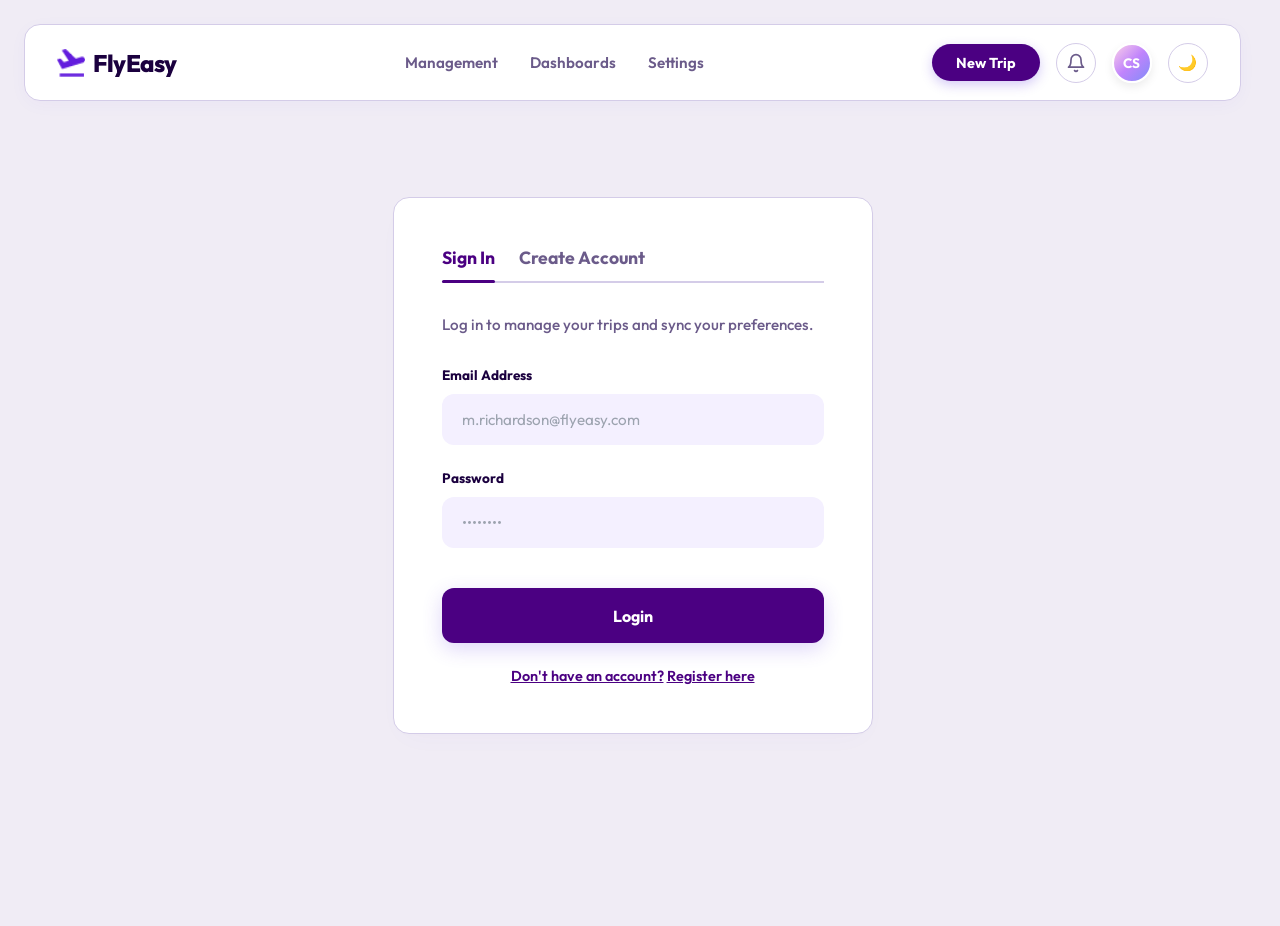
<file: login.html>
<!DOCTYPE html>
<html lang="pt-BR">
<head>
    <meta charset="UTF-8">
    <meta name="viewport" content="width=device-width, initial-scale=1.0">
    <title>FlyEasy | Login</title>
    <link rel="icon" href="plane_icon.png" type="image/png">

    <link rel="stylesheet" href="style.css">
    <link rel="stylesheet" href="dark.css">
    <script src="auth_check.js"></script>
    <style>
        .login-wrapper {
            max-width: 480px;
            margin: 4rem auto;
            width: 100%;
        }
        .login-card {
            padding: 3rem;
            position: relative;
        }
        .login-tabs {
            display: flex;
            border-bottom: 2px solid var(--border-color);
            margin-bottom: 2rem;
            gap: 1.5rem;
        }
        .login-tab-btn {
            background: none;
            border: none;
            color: var(--text-muted);
            font-size: 1.1rem;
            font-weight: 700;
            padding-bottom: 0.75rem;
            cursor: pointer;
            position: relative;
            transition: var(--transition);
        }
        .login-tab-btn.active {
            color: var(--primary-color);
        }
        .login-tab-btn.active::after {
            content: '';
            position: absolute;
            bottom: -2px;
            left: 0;
            right: 0;
            height: 3px;
            background-color: var(--primary-color);
            border-radius: 99px;
        }
        .form-toggle-section {
            display: none;
        }
        .form-toggle-section.active {
            display: block;
        }
        .switch-prompt {
            text-align: center;
            margin-top: 1.5rem;
            font-size: 0.9rem;
            color: var(--text-muted);
            font-weight: 600;
        }
        .switch-prompt span {
            color: var(--primary-color);
            cursor: pointer;
            text-decoration: underline;
        }
    </style>
</head>
<body>
    <script>
        if (localStorage.getItem('excel_theme') === 'dark') {
            document.body.classList.add('dark-mode');
        }
    </script>

    <div class="app-container">
        <!-- Unified Header -->
        <header class="app-header">
            <div class="logo">
                <img src="plane_icon.png" alt="FlyEasy" class="logo-icon" width="28" height="28">
                <span class="logo-text" data-i18n="logo_text">FlyEasy</span>
            </div>
            <nav class="nav-links">
                <a href="index.html" class="nav-item" data-i18n="nav_gestao">Gestão</a>
                <a href="dashboard.html" class="nav-item" data-i18n="nav_dashboards">Dashboards</a>
                <a href="settings.html" class="nav-item" data-i18n="nav_settings">Settings</a>
            </nav>
            <div class="header-actions">
                <button type="button" class="btn-nova-viagem-header" onclick="window.location.href='index.html#viagemForm'" data-i18n="btn_nova_viagem">Nova Viagem</button>
                <button class="icon-btn" id="btnNotificacoes" aria-label="Notificações">
                    <svg width="20" height="20" viewBox="0 0 24 24" fill="none" stroke="currentColor" stroke-width="2" stroke-linecap="round" stroke-linejoin="round"><path d="M18 8A6 6 0 0 0 6 8c0 7-3 9-3 9h18s-3-2-3-9"></path><path d="M13.73 21a2 2 0 0 1-3.46 0"></path></svg>
                </button>

                <div class="user-avatar" title="Cintia Souza" id="headerAvatar">
                    <span class="avatar-fallback" id="headerAvatarFallback">CS</span>
                </div>
                <button id="btnTema" class="icon-btn theme-toggle" type="button" aria-label="Ativar modo escuro">🌙</button>
            </div>
        </header>

        <!-- Main Card Wrapper -->
        <div class="login-wrapper">
            <div class="card login-card">
                
                <div class="login-tabs">
                    <button type="button" class="login-tab-btn active" id="tabLogin" data-i18n="login_title">Acessar Conta</button>
                    <button type="button" class="login-tab-btn" id="tabRegister" data-i18n="register_title">Criar Conta</button>
                </div>

                <!-- SECTION: LOGIN FORM -->
                <div class="form-toggle-section active" id="sectionLogin">
                    <p style="margin-bottom: 2rem; color: var(--text-muted); font-size: 0.95rem; font-weight: 500;" data-i18n="login_subtitle">Faça login para gerenciar suas viagens e sincronizar dados.</p>
                    <form id="formLogin">
                        <div class="input-group">
                            <label for="loginEmail" data-i18n="label_email">Endereço de E-mail</label>
                            <input type="email" id="loginEmail" placeholder="m.richardson@flyeasy.com" required>
                        </div>
                        <div class="input-group">
                            <label for="loginPassword" data-i18n="label_password">Senha</label>
                            <input type="password" id="loginPassword" placeholder="••••••••" required>
                        </div>
                        <button type="submit" class="btn-primary" style="width: 100%; margin-top: 1rem;" data-i18n="btn_login">Entrar</button>
                    </form>
                    <div class="switch-prompt">
                        <span data-i18n="no_account">Não tem uma conta?</span> <span onclick="switchTab('register')" data-i18n="register_here">Registre-se aqui</span>
                    </div>
                </div>

                <!-- SECTION: REGISTER FORM -->
                <div class="form-toggle-section" id="sectionRegister">
                    <p style="margin-bottom: 2rem; color: var(--text-muted); font-size: 0.95rem; font-weight: 500;" data-i18n="register_subtitle">Cadastre-se para começar a organizar suas viagens.</p>
                    <form id="formRegister">
                        <div class="input-group">
                            <label for="registerName" data-i18n="profile_full_name">Nome Completo</label>
                            <input type="text" id="registerName" placeholder="Marcus Richardson" required>
                        </div>
                        <div class="input-group">
                            <label for="registerEmail" data-i18n="label_email">Endereço de E-mail</label>
                            <input type="email" id="registerEmail" placeholder="m.richardson@flyeasy.com" required>
                        </div>
                        <div class="input-group">
                            <label for="registerPassword" data-i18n="label_password">Senha</label>
                            <input type="password" id="registerPassword" placeholder="••••••••" required>
                        </div>
                        <button type="submit" class="btn-primary" style="width: 100%; margin-top: 1rem;" data-i18n="btn_register">Criar Conta</button>
                    </form>
                    <div class="switch-prompt">
                        <span data-i18n="already_account">Já tem uma conta?</span> <span onclick="switchTab('login')" data-i18n="login_here">Acesse sua conta aqui</span>
                    </div>
                </div>

            </div>
        </div>

    </div>

    <!-- Scripts -->
    <script src="translate.js"></script>
    <script src="login.js"></script>
</body>
</html>
</file>
<file: style.css>
@import url('https://fonts.googleapis.com/css2?family=Outfit:wght@300;400;500;600;700;800&display=swap');

html {
    scrollbar-gutter: stable;
    scroll-behavior: smooth;
}

:root {
    --primary-color: #4B0082;
    --primary-hover: #191970;
    --primary-light: #E6E6FA;
    --accent-color: #6495ED;
    --success-color: #10b981;
    --success-hover: #059669;
    --bg-color: #F0ECF5;
    --card-bg: #ffffff;
    --text-main: #1B003F;
    --text-muted: #6b5b8a;
    --border-color: #d4cce8;
    --input-bg: #f4f0ff;
    --radius-lg: 16px;
    --radius-md: 12px;
    --transition: all 0.25s cubic-bezier(0.4, 0, 0.2, 1);
}

* {
    margin: 0;
    padding: 0;
    box-sizing: border-box;
    font-family: 'Outfit', sans-serif;
}

body {
    background-color: var(--bg-color);
    color: var(--text-main);
    padding: 0;
    min-height: 100vh;
    transition: var(--transition);
}

.app-container {
    max-width: 1280px;
    margin: 0 auto;
    padding: 1.5rem 1.5rem 8rem 1.5rem;
    display: flex;
    flex-direction: column;
    gap: 2rem;
}

/* ==========================================================================
   Header Component (Navigation & Profile)
   ========================================================================== */
.app-header {
    background-color: var(--card-bg);
    border-radius: var(--radius-lg);
    padding: 1rem 2rem;
    display: flex;
    align-items: center;
    justify-content: space-between;
    box-shadow: 0 4px 20px -2px rgba(88, 48, 224, 0.04);
    border: 1px solid var(--border-color);
    flex-wrap: wrap;
    gap: 1rem;
    position: relative;
}

.logo {
    display: flex;
    align-items: center;
    gap: 0.5rem;
}

.logo-icon {
    display: flex;
    align-items: center;
    justify-content: center;
}

.logo-text {
    font-size: 1.5rem;
    font-weight: 800;
    color: var(--text-main);
    letter-spacing: -0.02em;
}

.nav-links {
    display: flex;
    align-items: center;
    gap: 1.5rem;
}

.nav-item {
    font-size: 0.95rem;
    font-weight: 600;
    color: var(--text-muted);
    text-decoration: none;
    padding: 0.75rem 0.25rem;
    position: relative;
    transition: var(--transition);
}

.nav-item:hover {
    color: var(--primary-color);
}

.nav-item.active {
    color: var(--primary-color);
}

.nav-item.active::after {
    content: '';
    position: absolute;
    bottom: 0;
    left: 0;
    right: 0;
    height: 3px;
    background-color: var(--primary-color);
    border-radius: 99px;
}

.header-actions {
    display: flex;
    align-items: center;
    gap: 1rem;
}

.btn-nova-viagem-header {
    background-color: var(--primary-color);
    color: white;
    padding: 0.6rem 1.5rem;
    border-radius: 99px;
    font-size: 0.9rem;
    font-weight: 700;
    border: none;
    cursor: pointer;
    transition: var(--transition);
    box-shadow: 0 4px 12px rgba(88, 48, 224, 0.25);
}

.btn-nova-viagem-header:hover {
    background-color: var(--primary-hover);
    transform: translateY(-1px);
    box-shadow: 0 6px 16px rgba(88, 48, 224, 0.35);
}

.icon-btn {
    width: 2.5rem;
    height: 2.5rem;
    border-radius: 50%;
    background-color: transparent;
    border: 1px solid var(--border-color);
    color: var(--text-muted);
    display: inline-flex;
    align-items: center;
    justify-content: center;
    cursor: pointer;
    transition: var(--transition);
}

.icon-btn:hover {
    background-color: var(--bg-color);
    color: var(--primary-color);
    border-color: var(--primary-color);
}

.user-avatar {
    width: 2.5rem;
    height: 2.5rem;
    border-radius: 50%;
    background: linear-gradient(135deg, #fbcfe8, #c084fc, #818cf8);
    display: flex;
    align-items: center;
    justify-content: center;
    cursor: pointer;
    border: 2px solid white;
    box-shadow: 0 4px 10px rgba(0, 0, 0, 0.08);
}

.avatar-fallback {
    font-size: 0.85rem;
    font-weight: 700;
    color: white;
}

/* ==========================================================================
   Main Grid Layout (Left: Form, Right: Checklist + Banner)
   ========================================================================== */
.grid-layout {
    display: grid;
    grid-template-columns: 1.8fr 1fr;
    gap: 2rem;
}

.right-column-container {
    display: flex;
    flex-direction: column;
    gap: 2rem;
}

.card {
    background: var(--card-bg);
    border-radius: var(--radius-lg);
    padding: 2.25rem;
    box-shadow: 0 10px 30px -10px rgba(88, 48, 224, 0.03), 0 1px 3px rgba(0, 0, 0, 0.01);
    border: 1px solid var(--border-color);
    transition: var(--transition);
}

.card:hover {
    box-shadow: 0 20px 40px -10px rgba(88, 48, 224, 0.06);
}

/* Form Section Left Accent */
.form-section {
    border-left: 6px solid var(--primary-color);
    position: relative;
    align-self: start;
}

h2 {
    margin-bottom: 2rem;
    font-size: 1.6rem;
    font-weight: 800;
    color: var(--text-main);
    letter-spacing: -0.02em;
    display: flex;
    align-items: center;
    justify-content: space-between;
}

/* Input Fields */
.input-group {
    margin-bottom: 1.5rem;
    display: flex;
    flex-direction: column;
}

.row {
    display: flex;
    gap: 1.5rem;
}

.half {
    flex: 1;
}

.status-dropdown-wrapper {
    flex: 1.2;
}

label {
    margin-bottom: 0.6rem;
    font-weight: 700;
    font-size: 0.85rem;
    color: var(--text-main);
}

input, select {
    padding: 0.95rem 1.2rem;
    border: 1px solid transparent;
    border-radius: var(--radius-md);
    outline: none;
    font-size: 0.95rem;
    color: var(--text-main);
    background-color: var(--input-bg);
    transition: var(--transition);
}

input::placeholder {
    color: #9ca3af;
}

input:focus, select:focus {
    background-color: var(--card-bg);
    border-color: var(--primary-color);
    box-shadow: 0 0 0 4px rgba(88, 48, 224, 0.12);
}

/* Custom Select styling wrapper */
.select-wrapper {
    position: relative;
    width: 100%;
}

.select-wrapper select {
    width: 100%;
    appearance: none;
    -webkit-appearance: none;
    padding-right: 2.5rem;
}

.select-wrapper::after {
    content: '';
    position: absolute;
    right: 1.2rem;
    top: 50%;
    transform: translateY(-50%);
    width: 0.8rem;
    height: 0.5rem;
    background-color: var(--text-muted);
    clip-path: polygon(100% 0%, 0 0%, 50% 100%);
    pointer-events: none;
}

button {
    cursor: pointer;
    border: none;
    border-radius: var(--radius-md);
    font-weight: 700;
    font-size: 0.95rem;
    transition: var(--transition);
}

.btn-primary {
    width: 100%;
    padding: 1.1rem;
    background-color: var(--primary-color);
    color: white;
    box-shadow: 0 6px 20px rgba(88, 48, 224, 0.2);
    font-size: 1rem;
}

.btn-primary:hover {
    background-color: var(--primary-hover);
    transform: translateY(-1px);
    box-shadow: 0 10px 25px rgba(88, 48, 224, 0.3);
}

/* ==========================================================================
   Checklist Component
   ========================================================================== */
.checklist-header {
    display: flex;
    align-items: center;
    justify-content: space-between;
    margin-bottom: 2rem;
}

.checklist-header h2 {
    margin-bottom: 0;
}

.checklist-icon-svg {
    opacity: 0.8;
}

.checklist-input {
    display: flex;
    gap: 0.75rem;
    margin-bottom: 1.5rem;
}

.checklist-input input {
    flex: 1;
}

.btn-add-tarefa {
    background-color: var(--primary-light);
    color: var(--primary-color);
    width: 3.25rem;
    height: 3.25rem;
    display: flex;
    align-items: center;
    justify-content: center;
    font-size: 1.6rem;
    border-radius: var(--radius-md);
}

.btn-add-tarefa:hover {
    background-color: var(--primary-color);
    color: white;
}

#listaTarefas {
    list-style: none;
    display: flex;
    flex-direction: column;
    gap: 0.75rem;
}

#listaTarefas li {
    display: flex;
    align-items: center;
    gap: 1rem;
    padding: 1rem 1.25rem;
    background-color: var(--input-bg);
    border-radius: var(--radius-md);
    transition: var(--transition);
}

#listaTarefas li:hover {
    background-color: var(--primary-light);
    transform: translateX(2px);
}

/* Custom Checkbox Design matching mockup */
#listaTarefas li input[type="checkbox"] {
    appearance: none;
    -webkit-appearance: none;
    width: 24px;
    height: 24px;
    border: 2px solid #cbd5e1;
    border-radius: 6px;
    outline: none;
    cursor: pointer;
    position: relative;
    display: inline-flex;
    align-items: center;
    justify-content: center;
    background-color: var(--card-bg);
    transition: var(--transition);
    padding: 0;
}

#listaTarefas li input[type="checkbox"]:checked {
    background-color: var(--primary-color);
    border-color: var(--primary-color);
}

#listaTarefas li input[type="checkbox"]:checked::after {
    content: "";
    position: absolute;
    width: 6px;
    height: 11px;
    border: solid white;
    border-width: 0 2.5px 2.5px 0;
    transform: rotate(45deg);
    top: 3px;
    left: 7px;
}

#listaTarefas li span {
    flex: 1;
    font-size: 0.95rem;
    font-weight: 600;
    color: var(--text-main);
    transition: var(--transition);
}

.trash {
    background: none;
    border: none;
    color: var(--text-muted);
    font-size: 1rem;
    cursor: pointer;
    transition: var(--transition);
    opacity: 1;
}

.trash:hover {
    color: #ef4444;
    transform: scale(1.2);
}

/* ==========================================================================
   Adventure Banner Card
   ========================================================================== */
.adventure-banner {
    min-height: 160px;
    border-radius: var(--radius-lg);
    background-size: cover;
    background-position: center;
    display: flex;
    align-items: flex-end;
    padding: 1.75rem 2rem;
    color: white;
    position: relative;
    overflow: hidden;
    border: none;
}

.adventure-text {
    font-size: 1.15rem;
    font-weight: 700;
    z-index: 2;
    text-shadow: 0 2px 4px rgba(0, 0, 0, 0.4);
}

/* ==========================================================================
   Registered Trips List Table
   ========================================================================== */
.list-header {
    display: flex;
    justify-content: space-between;
    align-items: center;
    margin-bottom: 2rem;
    position: relative;
}

.list-header h2 {
    margin-bottom: 0;
}

.btn-filtrar {
    background-color: #e2e8f0;
    color: #475569;
    padding: 0.65rem 1.25rem;
    border-radius: var(--radius-md);
    font-size: 0.9rem;
    font-weight: 700;
    display: inline-flex;
    align-items: center;
    gap: 0.5rem;
}

.btn-filtrar:hover {
    background-color: #cbd5e1;
    color: var(--text-main);
}

.table-responsive {
    overflow-x: auto;
    border-radius: var(--radius-md);
    border: none;
}

.list-section {
    position: relative;
}

table {
    width: 100%;
    border-collapse: collapse;
    text-align: left;
}

th, td {
    padding: 1.25rem 1rem;
    vertical-align: middle;
}

th {
    border-bottom: 1px solid var(--border-color);
    color: var(--primary-color);
    font-weight: 700;
    font-size: 0.8rem;
    text-transform: uppercase;
    letter-spacing: 0.1em;
}

tbody tr {
    border-bottom: 1px solid var(--border-color);
    transition: var(--transition);
}

tbody tr:last-child {
    border-bottom: none;
}

tbody tr:hover {
    background-color: var(--primary-light);
}

tbody tr td:first-child {
    font-weight: 700;
}

tbody tr td[data-campo="valor"] {
    font-weight: 800;
    color: var(--text-main);
}

/* Badges styling matching mockup */
.status-badge {
    padding: 0.4rem 1rem;
    border-radius: 99px;
    font-size: 0.8rem;
    font-weight: 700;
    display: inline-block;
}

.status-pago {
    background-color: #e6f9f3;
    color: #10b981;
}

.status-pendente {
    background-color: #fff9e6;
    color: #f59e0b;
}

.status-cancelado {
    background-color: #fef2f2;
    color: #ef4444;
}

/* Trip list action button styling */
.btn-excluir-viagem {
    width: 2rem;
    height: 2rem;
    display: inline-flex;
    align-items: center;
    justify-content: center;
    background-color: #fef2f2;
    color: #ef4444;
    border-radius: 50%;
    cursor: pointer;
    border: none;
}

.btn-excluir-viagem::before {
    content: "✖";
    font-size: 0.75rem;
    font-weight: bold;
}

.btn-excluir-viagem:hover {
    background-color: #ef4444;
    color: white;
    transform: scale(1.1);
}

/* ==========================================================================
   Footer Component
   ========================================================================== */
.system-footer {
    display: flex;
    flex-direction: column;
    align-items: center;
    gap: 1.75rem;
    margin-top: 1.5rem;
    padding: 2rem 0;
    width: 100%;
}

.actions-section {
    width: calc(100% - 3rem);
    max-width: 1220px;
    background: var(--card-bg);
    border-radius: var(--radius-lg);
    box-shadow: 0 10px 40px rgba(88, 48, 224, 0.08);
    border: 1px solid var(--border-color);
    padding: 1.25rem 2rem;
    display: flex;
    justify-content: space-between;
    align-items: center;
    position: fixed;
    bottom: 1.5rem;
    left: 50%;
    transform: translateX(-50%);
    z-index: 999;
}

.footer-title {
    font-weight: 700;
    color: var(--text-main);
    font-size: 1rem;
}

.footer-buttons {
    display: flex;
    gap: 1rem;
}

.btn-export-excel {
    background-color: #e8f8f2;
    color: #10b981;
    padding: 0.75rem 1.5rem;
    font-size: 0.9rem;
    font-weight: 700;
    display: inline-flex;
    align-items: center;
    gap: 0.5rem;
    border-radius: 99px;
}

.btn-export-excel:hover {
    background-color: #10b981;
    color: white;
    transform: translateY(-1px);
}

.btn-system-reset {
    background-color: #fef2f2;
    color: #ef4444;
    padding: 0.75rem 1.5rem;
    font-size: 0.9rem;
    font-weight: 700;
    display: inline-flex;
    align-items: center;
    gap: 0.5rem;
    border-radius: 99px;
}

.btn-system-reset:hover {
    background-color: #ef4444;
    color: white;
    transform: translateY(-1px);
}

.footer-bottom-links {
    display: flex;
    gap: 1.5rem;
    flex-wrap: wrap;
    justify-content: center;
}

.footer-bottom-links a {
    color: var(--text-muted);
    font-size: 0.85rem;
    font-weight: 600;
    text-decoration: none;
    transition: var(--transition);
}

.footer-bottom-links a:hover {
    color: var(--primary-color);
}

.footer-copyright {
    color: var(--text-muted);
    font-size: 0.8rem;
    font-weight: 500;
    text-align: center;
}

/* ==========================================================================
   Responsive Breakpoints
   ========================================================================== */
@media (max-width: 992px) {
    .grid-layout {
        grid-template-columns: 1fr;
    }
}

@media (max-width: 768px) {
    .app-header {
        padding: 1rem 1.5rem;
    }
    
    .nav-links {
        order: 3;
        width: 100%;
        justify-content: center;
        margin-top: 0.5rem;
    }
    
    .row {
        flex-direction: column;
        gap: 0;
    }
    
    .status-dropdown-wrapper {
        margin-bottom: 1.5rem;
    }
}
@media (max-width: 576px) {
    .app-header {
        justify-content: center;
    }
    
    .header-actions {
        width: 100%;
        justify-content: center;
        margin-top: 0.5rem;
    }
    
    .footer-buttons {
        flex-direction: column;
        width: 100%;
    }
    
    .footer-buttons button {
        width: 100%;
        justify-content: center;
    }
}

/* ==========================================================================
   Edit Menu Component (.menu-edicao)
   ========================================================================== */
.menu-edicao {
    position: fixed;
    z-index: 9999;
    min-width: 240px;
    display: flex;
    flex-direction: column;
    gap: 0.75rem;
    padding: 1.25rem;
    background: var(--card-bg);
    border: 2px solid var(--primary-color);
    border-radius: var(--radius-md);
    box-shadow: 0 10px 30px rgba(88, 48, 224, 0.15);
}

.menu-edicao strong {
    font-size: 0.95rem;
    font-weight: 700;
    color: var(--text-main);
    margin-bottom: 0.25rem;
}

.menu-edicao input {
    width: 100%;
    padding: 0.65rem 0.85rem;
}

.btn-salvar-edicao,
.status-opcao {
    width: 100%;
    padding: 0.65rem 0.85rem;
    text-align: left;
    background-color: var(--input-bg);
    color: var(--text-main);
    border-radius: 6px;
    font-size: 0.9rem;
    font-weight: 600;
}

.btn-salvar-edicao {
    text-align: center;
    background-color: var(--primary-color);
    color: white;
    box-shadow: 0 4px 8px rgba(88, 48, 224, 0.15);
}

.btn-salvar-edicao:hover {
    background-color: var(--primary-hover);
}

.status-opcao:hover,
.status-opcao.ativo {
    background-color: var(--primary-light);
    color: var(--primary-color);
}

/* ==========================================================================
   Settings Page Styles
   ========================================================================== */
.settings-header {
    margin-bottom: 2rem;
}

.settings-header h1 {
    font-size: 2.2rem;
    font-weight: 800;
    color: var(--text-main);
    letter-spacing: -0.03em;
    margin-bottom: 0.5rem;
}

.settings-header p {
    color: var(--text-muted);
    font-size: 1.05rem;
    font-weight: 500;
}

.settings-grid {
    display: grid;
    grid-template-columns: 1.8fr 1.1fr;
    gap: 2rem;
    align-items: start;
}

.settings-left-col {
    display: flex;
    flex-direction: column;
    gap: 2rem;
}

.settings-right-col {
    display: flex;
    flex-direction: column;
    gap: 2rem;
}

/* Profile Section */
.profile-header-area {
    display: flex;
    align-items: center;
    gap: 1.5rem;
    margin-bottom: 2rem;
}

.profile-avatar-container {
    position: relative;
    width: 5.5rem;
    height: 5.5rem;
}

.profile-avatar {
    width: 100%;
    height: 100%;
    border-radius: 50%;
    object-fit: cover;
    border: 3px solid white;
    box-shadow: 0 8px 20px rgba(0, 0, 0, 0.1);
}

.edit-avatar-btn {
    position: absolute;
    bottom: 0;
    right: 0;
    background-color: var(--primary-color);
    border: 2px solid white;
    color: white;
    width: 2rem;
    height: 2rem;
    border-radius: 50%;
    display: flex;
    align-items: center;
    justify-content: center;
    cursor: pointer;
    font-size: 0.85rem;
    transition: var(--transition);
}

.edit-avatar-btn:hover {
    background-color: var(--primary-hover);
    transform: scale(1.05);
}

.profile-title-info h3 {
    font-size: 1.4rem;
    font-weight: 700;
    color: var(--text-main);
    margin-bottom: 0.25rem;
}

.profile-title-info p {
    font-size: 0.95rem;
    color: var(--text-muted);
    font-weight: 600;
}

/* Two columns under profile */
.settings-subcards-row {
    display: grid;
    grid-template-columns: 1fr 1fr;
    gap: 1.5rem;
}

.settings-subcard {
    padding: 1.75rem;
    display: flex;
    flex-direction: column;
    gap: 1rem;
}

.settings-subcard-title {
    display: flex;
    align-items: center;
    gap: 0.65rem;
    font-size: 1.15rem;
    font-weight: 700;
    color: var(--text-main);
}

.settings-subcard-title svg {
    color: var(--primary-color);
}

.settings-subcard p {
    font-size: 0.9rem;
    color: var(--text-muted);
    line-height: 1.4;
    font-weight: 500;
}

.btn-settings-action {
    background-color: transparent;
    border: 1.5px solid var(--border-color);
    color: var(--primary-color);
    padding: 0.75rem;
    border-radius: var(--radius-md);
    font-size: 0.9rem;
    font-weight: 700;
    cursor: pointer;
    text-align: center;
    transition: var(--transition);
    margin-top: auto;
}

.btn-settings-action:hover {
    background-color: var(--primary-light);
    border-color: var(--primary-color);
}

/* Save Changes Button */
.btn-save-profile {
    background-color: var(--primary-color);
    color: white;
    padding: 0.85rem 2rem;
    border-radius: var(--radius-md);
    font-size: 0.95rem;
    font-weight: 700;
    border: none;
    cursor: pointer;
    box-shadow: 0 4px 15px rgba(88, 48, 224, 0.2);
    transition: var(--transition);
}

.btn-save-profile:hover {
    background-color: var(--primary-hover);
    transform: translateY(-1px);
    box-shadow: 0 6px 20px rgba(88, 48, 224, 0.3);
}

/* Appearance Section */
.appearance-row {
    display: flex;
    align-items: center;
    justify-content: space-between;
    margin-bottom: 1.5rem;
}

.appearance-label {
    display: flex;
    align-items: center;
    gap: 0.75rem;
    font-weight: 600;
    color: var(--text-main);
    font-size: 1rem;
}

/* Switch Toggle Styling */
.switch {
    position: relative;
    display: inline-block;
    width: 48px;
    height: 26px;
}

.switch input {
    opacity: 0;
    width: 0;
    height: 0;
}

.slider {
    position: absolute;
    cursor: pointer;
    top: 0;
    left: 0;
    right: 0;
    bottom: 0;
    background-color: var(--border-color);
    transition: .3s;
    border-radius: 34px;
}

.slider:before {
    position: absolute;
    content: "";
    height: 18px;
    width: 18px;
    left: 4px;
    bottom: 4px;
    background-color: white;
    transition: .3s;
    border-radius: 50%;
}

input:checked + .slider {
    background-color: var(--primary-color);
}

input:checked + .slider:before {
    transform: translateX(22px);
}

/* Languages */
.lang-section-title {
    font-size: 0.75rem;
    font-weight: 800;
    color: var(--text-muted);
    letter-spacing: 0.05em;
    margin-bottom: 0.75rem;
}

.lang-buttons {
    display: flex;
    gap: 0.5rem;
}

.lang-btn {
    background-color: var(--input-bg);
    color: var(--text-muted);
    border: 1px solid var(--border-color);
    padding: 0.5rem 1rem;
    border-radius: 8px;
    font-size: 0.85rem;
    font-weight: 700;
    cursor: pointer;
    transition: var(--transition);
}

.lang-btn:hover {
    background-color: var(--primary-light);
    color: var(--primary-color);
}

.lang-btn.active {
    background-color: var(--primary-color);
    color: white;
    border-color: var(--primary-color);
}

/* Data & Export Card */
.export-desc {
    font-size: 0.9rem;
    color: var(--text-muted);
    margin-bottom: 1.5rem;
    font-weight: 500;
}

.export-item-row {
    display: flex;
    align-items: center;
    justify-content: space-between;
    background-color: var(--input-bg);
    border-radius: var(--radius-md);
    padding: 1rem 1.25rem;
    margin-bottom: 1rem;
    border: 1px solid var(--border-color);
}

.export-item-left {
    display: flex;
    align-items: center;
    gap: 0.75rem;
}

.export-item-icon {
    width: 2.25rem;
    height: 2.25rem;
    border-radius: 8px;
    background-color: var(--primary-light);
    color: var(--primary-color);
    display: flex;
    align-items: center;
    justify-content: center;
}

.export-item-info strong {
    display: block;
    font-size: 0.9rem;
    font-weight: 700;
    color: var(--text-main);
}

.export-item-info span {
    font-size: 0.75rem;
    color: var(--text-muted);
    font-weight: 600;
}

.btn-export-download {
    background: transparent;
    border: none;
    color: var(--text-muted);
    cursor: pointer;
    padding: 0.25rem;
    display: flex;
    align-items: center;
    justify-content: center;
    transition: var(--transition);
}

.btn-export-download:hover {
    color: var(--primary-color);
    transform: scale(1.15);
}

.btn-delete-account {
    display: flex;
    align-items: center;
    justify-content: center;
    gap: 0.5rem;
    width: 100%;
    margin-top: 1.5rem;
    padding: 0.85rem;
    border-radius: var(--radius-md);
    border: 1.5px dashed #ef4444;
    background: transparent;
    color: #ef4444;
    font-size: 0.95rem;
    font-weight: 700;
    cursor: pointer;
    transition: var(--transition);
}

.btn-delete-account:hover {
    background-color: #fee2e2;
    border-style: solid;
}

/* Settings Banner Card */
.settings-promo-banner {
    position: relative;
    border-radius: var(--radius-lg);
    overflow: hidden;
    height: 180px;
    box-shadow: 0 10px 25px rgba(88, 48, 224, 0.15);
    background-size: cover;
    background-position: center;
    border: 1px solid var(--border-color);
}

.settings-promo-overlay {
    position: absolute;
    inset: 0;
    background: linear-gradient(180deg, rgba(88, 48, 224, 0.1) 0%, rgba(27, 0, 63, 0.85) 100%);
    padding: 1.5rem 1.75rem;
    display: flex;
    flex-direction: column;
    justify-content: flex-end;
}

.promo-tag {
    font-size: 0.7rem;
    font-weight: 800;
    color: var(--accent-color);
    letter-spacing: 0.1em;
    margin-bottom: 0.25rem;
}

.promo-title {
    color: white;
    font-size: 1.15rem;
    font-weight: 700;
    line-height: 1.3;
}

@media (max-width: 992px) {
    .settings-grid {
        grid-template-columns: 1fr;
    }
    .settings-subcards-row {
        grid-template-columns: 1fr;
    }
}
</file>
<file: dark.css>
body.dark-mode {
    --primary-color: #b388ff;
    --primary-hover: #d4a0ff;
    --primary-light: #1a0040;
    --accent-color: #8cb4ff;
    --success-color: #34d399;
    --success-hover: #10b981;
    --bg-color: #0b001f;
    --card-bg: #140033;
    --text-main: #E6E6FA;
    --text-muted: #948fb5;
    --border-color: #2a1050;
    --input-bg: #1a0040;
}

body.dark-mode .card,
body.dark-mode .taskbar,
body.dark-mode .btn-tema,
body.dark-mode .menu-edicao {
    box-shadow: 0 10px 30px rgba(0, 0, 0, 0.4), 0 0 1px rgba(179, 136, 255, 0.1);
}

body.dark-mode input,
body.dark-mode select {
    background-color: var(--input-bg);
    color: var(--text-main);
    border-color: var(--border-color);
}

body.dark-mode input::placeholder {
    color: #5c5577;
}

body.dark-mode .celula-editavel:hover {
    background-color: rgba(179, 136, 255, 0.08);
}

body.dark-mode .status-pago {
    background-color: rgba(16, 185, 129, 0.15);
    color: #34d399;
    border: 1px solid rgba(16, 185, 129, 0.3);
}

body.dark-mode .status-pendente {
    background-color: rgba(245, 158, 11, 0.15);
    color: #fbbf24;
    border: 1px solid rgba(245, 158, 11, 0.3);
}

body.dark-mode .status-cancelado {
    background-color: rgba(239, 68, 68, 0.15);
    color: #fca5a5;
    border: 1px solid rgba(239, 68, 68, 0.3);
}

body.dark-mode .status-opcao {
    background-color: #1e1736;
}

body.dark-mode .status-opcao:hover,
body.dark-mode .status-opcao.ativo {
    background-color: var(--primary-light);
    color: var(--primary-color);
}

body.dark-mode .btn-secondary {
    background-color: rgba(179, 136, 255, 0.1);
    color: var(--primary-color);
}

body.dark-mode .btn-secondary:hover {
    background-color: var(--primary-color);
    color: var(--bg-color);
}

body.dark-mode .btn-excluir-viagem {
    background-color: rgba(239, 68, 68, 0.15);
    color: #ef4444;
}

body.dark-mode .btn-excluir-viagem:hover {
    background-color: #ef4444;
    color: white;
}

body.dark-mode .btn-danger {
    background-color: rgba(239, 68, 68, 0.15);
    color: #fca5a5;
    border-color: rgba(239, 68, 68, 0.2);
}

body.dark-mode .btn-danger:hover {
    background-color: #ef4444;
    color: white;
}

body.dark-mode .btn-excel {
    background-color: rgba(16, 185, 129, 0.15);
    color: #34d399;
    border-color: rgba(16, 185, 129, 0.2);
}

body.dark-mode .btn-excel:hover {
    background-color: #10b981;
    color: white;
}

body.dark-mode header h1 span {
    background: linear-gradient(135deg, #b388ff 0%, #d4a0ff 50%, #8cb4ff 100%);
    -webkit-background-clip: text;
    background-clip: text;
    -webkit-text-fill-color: transparent;
}

body.dark-mode .btn-dashboard {
    background-color: rgba(179, 136, 255, 0.1);
    color: var(--primary-color);
    border-color: var(--border-color);
}

body.dark-mode .btn-dashboard:hover {
    background-color: var(--primary-color);
    color: var(--bg-color);
    border-color: var(--primary-color);
}

body.dark-mode .btn-delete-account:hover {
    background-color: rgba(239, 68, 68, 0.15);
}

body.dark-mode .slider:before {
    background-color: #0b001f;
}

body.dark-mode input:checked + .slider:before {
    background-color: white;
}
</file>
